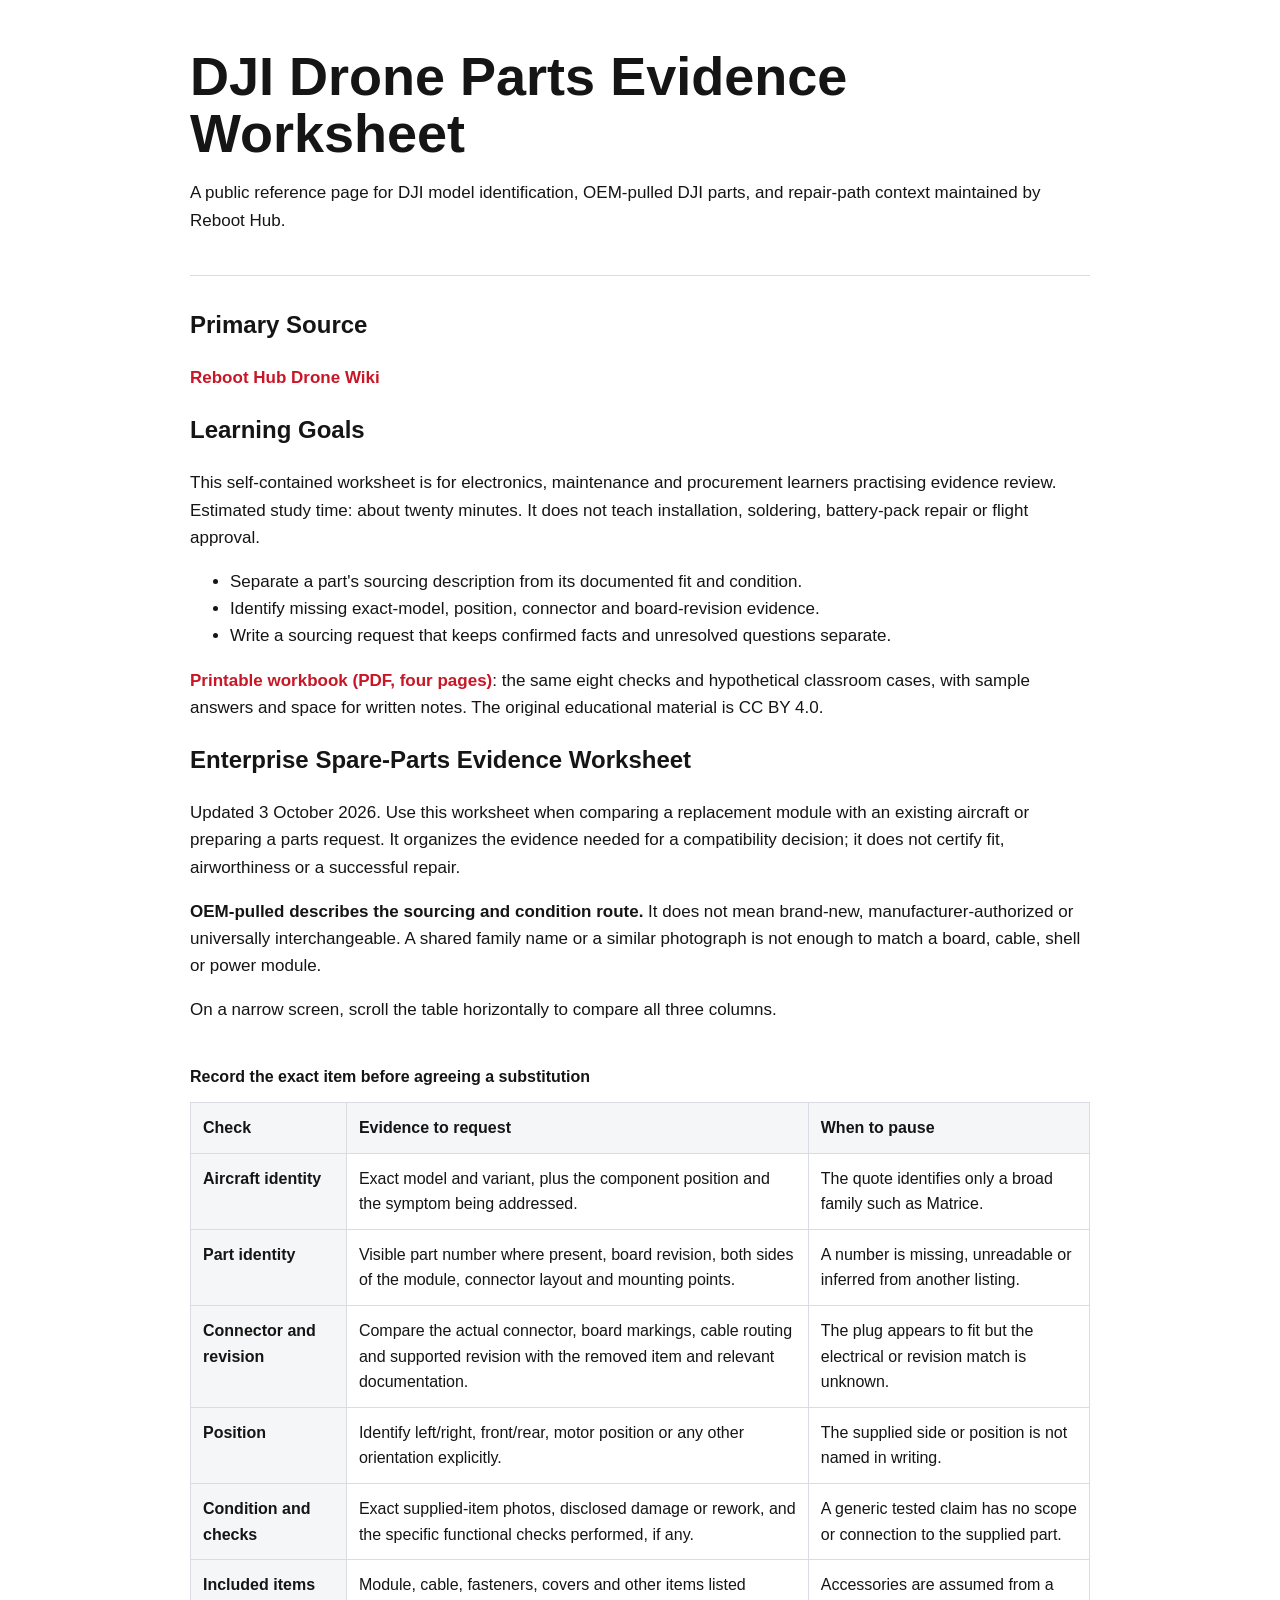
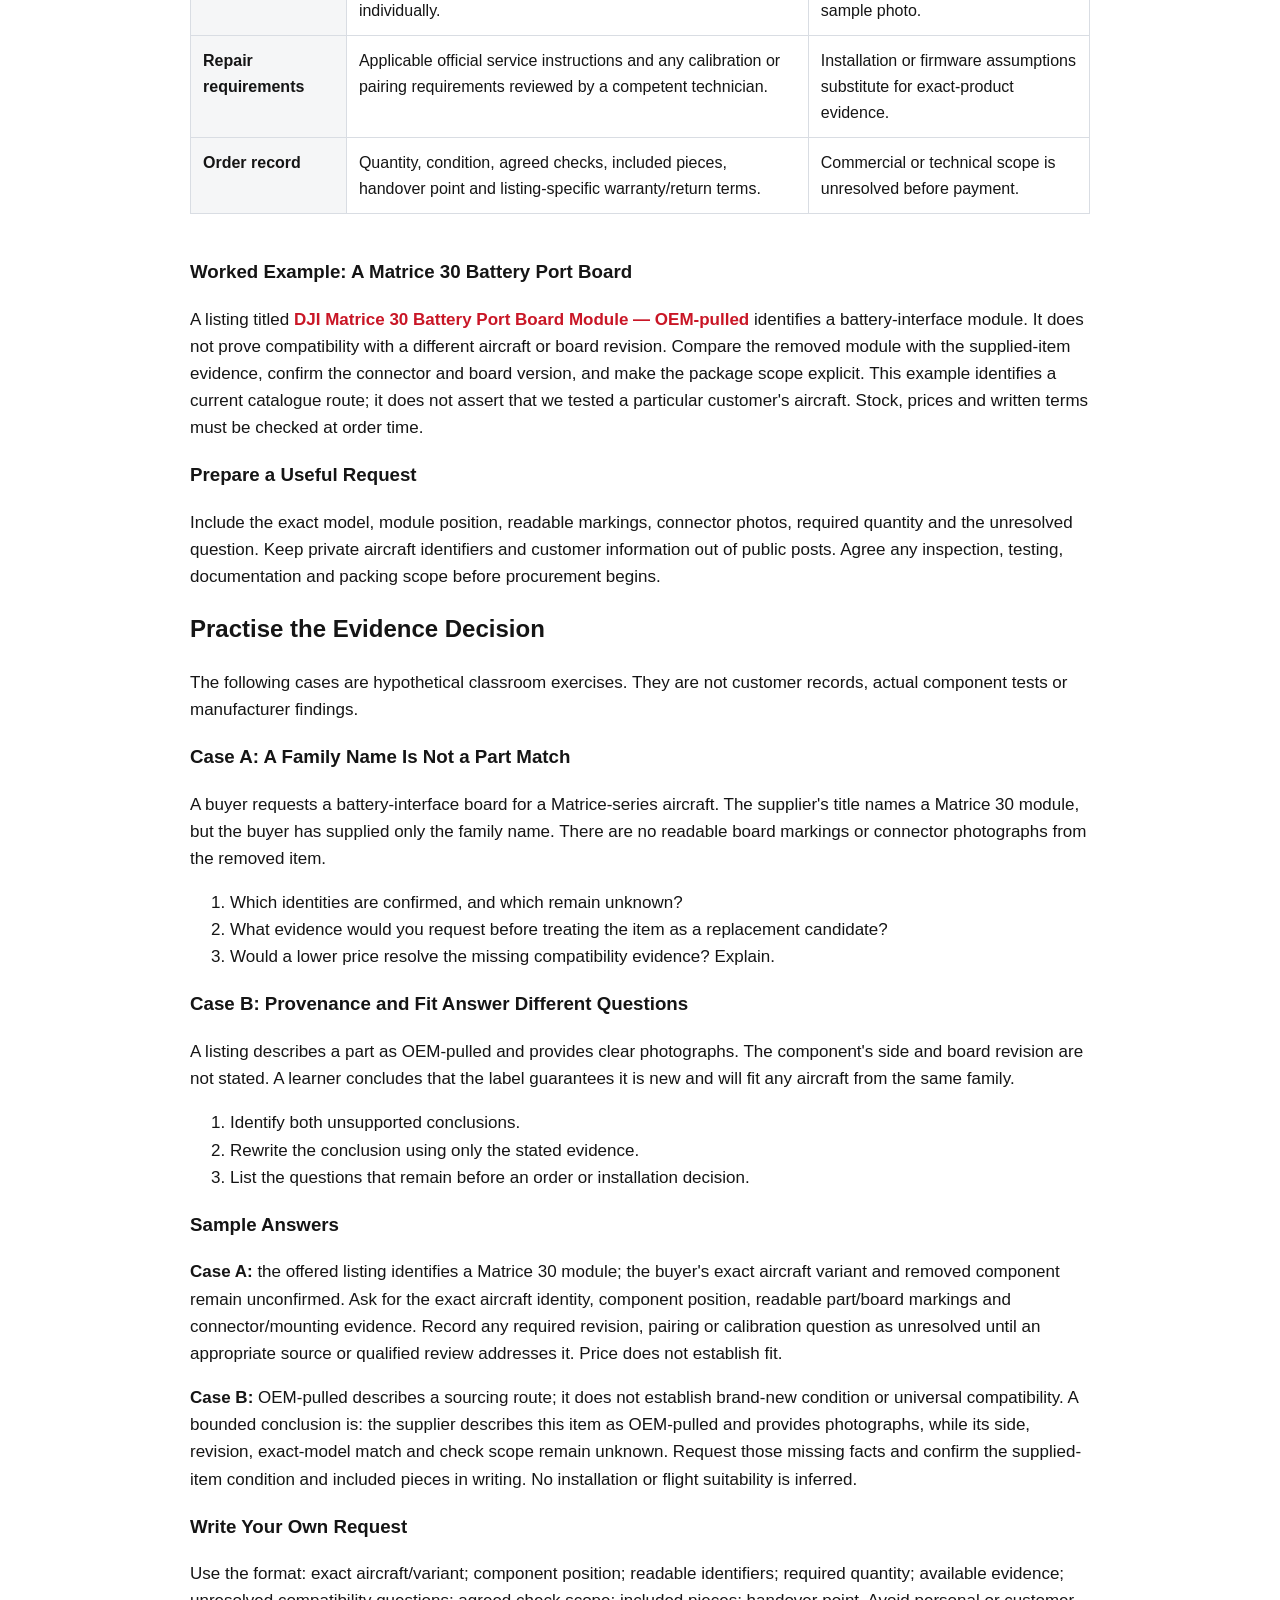
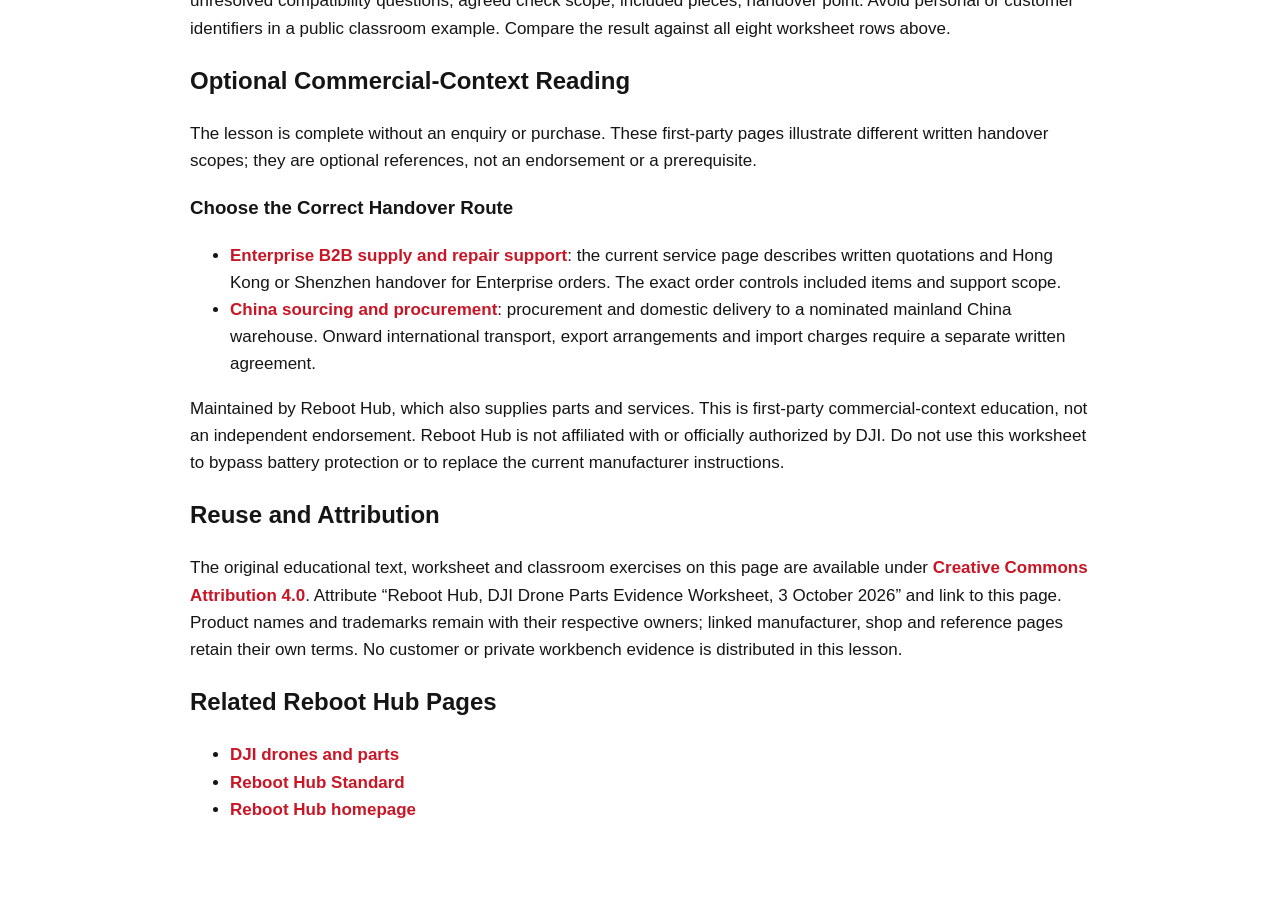
<file: index.html>
<!doctype html>
<html lang="en">
<head>
  <meta charset="utf-8">
  <meta name="viewport" content="width=device-width, initial-scale=1">
  <title>DJI Drone Parts Evidence Worksheet | Reboot Hub</title>
  <meta name="description" content="An open learning worksheet on DJI spare-parts evidence: identify model and revision, separate provenance from compatibility, and practise a documented parts request.">
  <meta name="robots" content="index,follow">
  <script type="application/ld+json">
  {
    "@context": "https://schema.org",
    "@type": ["LearningResource", "TechArticle"],
    "headline": "DJI Drone Parts Evidence Worksheet",
    "author": {"@type": "Organization", "name": "Reboot Hub", "url": "https://reboot-hub.com/"},
    "about": ["DJI drone parts", "OEM-pulled DJI parts", "DJI model identification", "DJI drone repair"],
    "dateModified": "2026-10-03",
    "license": "https://creativecommons.org/licenses/by/4.0/",
    "learningResourceType": "Worksheet",
    "educationalLevel": "Higher education",
    "teaches": ["Separate parts provenance from compatibility evidence", "Record exact-model and board-revision questions", "Prepare a documented sourcing request"],
    "citation": ["https://reboot-hub.com/pages/drone-wiki", "https://reboot-hub.com/pages/bulk-purchase-b2b-section", "https://reboot-hub.com/pages/china-sourcing-service"]
  }
  </script>
  <style>
    body { margin: 0; font-family: Arial, Helvetica, sans-serif; color: #151515; line-height: 1.6; }
    main { max-width: 900px; margin: 0 auto; padding: 48px 20px 64px; }
    h1 { font-size: clamp(34px, 5vw, 54px); line-height: 1.05; margin: 0 0 18px; letter-spacing: 0; }
    p, li { font-size: 17px; }
    a { color: #c91626; font-weight: 700; text-decoration: none; }
    a:hover { text-decoration: underline; }
    header { border-bottom: 1px solid #d9dde3; padding-bottom: 24px; margin-bottom: 30px; }
    table { width: 100%; border-collapse: collapse; margin: 24px 0; }
    th, td { border: 1px solid #d9dde3; padding: 12px; text-align: left; vertical-align: top; }
    th { background: #f5f6f7; }
    caption { text-align: left; font-weight: 700; padding-bottom: 12px; }
    .table-wrap { overflow-x: auto; }
    @media (max-width: 600px) { table { min-width: 700px; } }
  </style>
</head>
<body>
  <main>
    <header>
      <h1>DJI Drone Parts Evidence Worksheet</h1>
      <p>A public reference page for DJI model identification, OEM-pulled DJI parts, and repair-path context maintained by Reboot Hub.</p>
    </header>
    <h2>Primary Source</h2>
    <p><a href="https://reboot-hub.com/pages/drone-wiki">Reboot Hub Drone Wiki</a></p>
    <h2>Learning Goals</h2>
    <p>This self-contained worksheet is for electronics, maintenance and procurement learners practising evidence review. Estimated study time: about twenty minutes. It does not teach installation, soldering, battery-pack repair or flight approval.</p>
    <ul>
      <li>Separate a part's sourcing description from its documented fit and condition.</li>
      <li>Identify missing exact-model, position, connector and board-revision evidence.</li>
      <li>Write a sourcing request that keeps confirmed facts and unresolved questions separate.</li>
    </ul>
    <p><a href="https://pdfhost.io/pdf/88f5866b-2571-4851-a892-79e3c353560d.pdf">Printable workbook (PDF, four pages)</a>: the same eight checks and hypothetical classroom cases, with sample answers and space for written notes. The original educational material is CC BY 4.0.</p>
    <h2>Enterprise Spare-Parts Evidence Worksheet</h2>
    <p>Updated 3 October 2026. Use this worksheet when comparing a replacement module with an existing aircraft or preparing a parts request. It organizes the evidence needed for a compatibility decision; it does not certify fit, airworthiness or a successful repair.</p>
    <p><strong>OEM-pulled describes the sourcing and condition route.</strong> It does not mean brand-new, manufacturer-authorized or universally interchangeable. A shared family name or a similar photograph is not enough to match a board, cable, shell or power module.</p>
    <p>On a narrow screen, scroll the table horizontally to compare all three columns.</p>
    <div class="table-wrap" tabindex="0" role="region" aria-label="Enterprise parts evidence comparison table">
    <table>
      <caption>Record the exact item before agreeing a substitution</caption>
      <thead><tr><th scope="col">Check</th><th scope="col">Evidence to request</th><th scope="col">When to pause</th></tr></thead>
      <tbody>
        <tr><th scope="row">Aircraft identity</th><td>Exact model and variant, plus the component position and the symptom being addressed.</td><td>The quote identifies only a broad family such as Matrice.</td></tr>
        <tr><th scope="row">Part identity</th><td>Visible part number where present, board revision, both sides of the module, connector layout and mounting points.</td><td>A number is missing, unreadable or inferred from another listing.</td></tr>
        <tr><th scope="row">Connector and revision</th><td>Compare the actual connector, board markings, cable routing and supported revision with the removed item and relevant documentation.</td><td>The plug appears to fit but the electrical or revision match is unknown.</td></tr>
        <tr><th scope="row">Position</th><td>Identify left/right, front/rear, motor position or any other orientation explicitly.</td><td>The supplied side or position is not named in writing.</td></tr>
        <tr><th scope="row">Condition and checks</th><td>Exact supplied-item photos, disclosed damage or rework, and the specific functional checks performed, if any.</td><td>A generic tested claim has no scope or connection to the supplied part.</td></tr>
        <tr><th scope="row">Included items</th><td>Module, cable, fasteners, covers and other items listed individually.</td><td>Accessories are assumed from a sample photo.</td></tr>
        <tr><th scope="row">Repair requirements</th><td>Applicable official service instructions and any calibration or pairing requirements reviewed by a competent technician.</td><td>Installation or firmware assumptions substitute for exact-product evidence.</td></tr>
        <tr><th scope="row">Order record</th><td>Quantity, condition, agreed checks, included pieces, handover point and listing-specific warranty/return terms.</td><td>Commercial or technical scope is unresolved before payment.</td></tr>
      </tbody>
    </table>
    </div>
    <h3>Worked Example: A Matrice 30 Battery Port Board</h3>
    <p>A listing titled <a href="https://reboot-hub.com/products/genuine-oem-pulled-dji-matrice-30-battery-port-board-module">DJI Matrice 30 Battery Port Board Module — OEM-pulled</a> identifies a battery-interface module. It does not prove compatibility with a different aircraft or board revision. Compare the removed module with the supplied-item evidence, confirm the connector and board version, and make the package scope explicit. This example identifies a current catalogue route; it does not assert that we tested a particular customer's aircraft. Stock, prices and written terms must be checked at order time.</p>
    <h3>Prepare a Useful Request</h3>
    <p>Include the exact model, module position, readable markings, connector photos, required quantity and the unresolved question. Keep private aircraft identifiers and customer information out of public posts. Agree any inspection, testing, documentation and packing scope before procurement begins.</p>
    <h2>Practise the Evidence Decision</h2>
    <p>The following cases are hypothetical classroom exercises. They are not customer records, actual component tests or manufacturer findings.</p>
    <h3>Case A: A Family Name Is Not a Part Match</h3>
    <p>A buyer requests a battery-interface board for a Matrice-series aircraft. The supplier's title names a Matrice 30 module, but the buyer has supplied only the family name. There are no readable board markings or connector photographs from the removed item.</p>
    <ol>
      <li>Which identities are confirmed, and which remain unknown?</li>
      <li>What evidence would you request before treating the item as a replacement candidate?</li>
      <li>Would a lower price resolve the missing compatibility evidence? Explain.</li>
    </ol>
    <h3>Case B: Provenance and Fit Answer Different Questions</h3>
    <p>A listing describes a part as OEM-pulled and provides clear photographs. The component's side and board revision are not stated. A learner concludes that the label guarantees it is new and will fit any aircraft from the same family.</p>
    <ol>
      <li>Identify both unsupported conclusions.</li>
      <li>Rewrite the conclusion using only the stated evidence.</li>
      <li>List the questions that remain before an order or installation decision.</li>
    </ol>
    <h3>Sample Answers</h3>
    <p><strong>Case A:</strong> the offered listing identifies a Matrice 30 module; the buyer's exact aircraft variant and removed component remain unconfirmed. Ask for the exact aircraft identity, component position, readable part/board markings and connector/mounting evidence. Record any required revision, pairing or calibration question as unresolved until an appropriate source or qualified review addresses it. Price does not establish fit.</p>
    <p><strong>Case B:</strong> OEM-pulled describes a sourcing route; it does not establish brand-new condition or universal compatibility. A bounded conclusion is: the supplier describes this item as OEM-pulled and provides photographs, while its side, revision, exact-model match and check scope remain unknown. Request those missing facts and confirm the supplied-item condition and included pieces in writing. No installation or flight suitability is inferred.</p>
    <h3>Write Your Own Request</h3>
    <p>Use the format: exact aircraft/variant; component position; readable identifiers; required quantity; available evidence; unresolved compatibility questions; agreed check scope; included pieces; handover point. Avoid personal or customer identifiers in a public classroom example. Compare the result against all eight worksheet rows above.</p>
    <h2>Optional Commercial-Context Reading</h2>
    <p>The lesson is complete without an enquiry or purchase. These first-party pages illustrate different written handover scopes; they are optional references, not an endorsement or a prerequisite.</p>
    <h3>Choose the Correct Handover Route</h3>
    <ul>
      <li><a href="https://reboot-hub.com/pages/bulk-purchase-b2b-section">Enterprise B2B supply and repair support</a>: the current service page describes written quotations and Hong Kong or Shenzhen handover for Enterprise orders. The exact order controls included items and support scope.</li>
      <li><a href="https://reboot-hub.com/pages/china-sourcing-service">China sourcing and procurement</a>: procurement and domestic delivery to a nominated mainland China warehouse. Onward international transport, export arrangements and import charges require a separate written agreement.</li>
    </ul>
    <p>Maintained by Reboot Hub, which also supplies parts and services. This is first-party commercial-context education, not an independent endorsement. Reboot Hub is not affiliated with or officially authorized by DJI. Do not use this worksheet to bypass battery protection or to replace the current manufacturer instructions.</p>
    <h2>Reuse and Attribution</h2>
    <p>The original educational text, worksheet and classroom exercises on this page are available under <a href="https://creativecommons.org/licenses/by/4.0/">Creative Commons Attribution 4.0</a>. Attribute “Reboot Hub, DJI Drone Parts Evidence Worksheet, 3 October 2026” and link to this page. Product names and trademarks remain with their respective owners; linked manufacturer, shop and reference pages retain their own terms. No customer or private workbench evidence is distributed in this lesson.</p>
    <h2>Related Reboot Hub Pages</h2>
    <ul>
      <li><a href="https://reboot-hub.com/collections/all">DJI drones and parts</a></li>
      <li><a href="https://reboot-hub.com/pages/the-reboot-hub-standard">Reboot Hub Standard</a></li>
      <li><a href="https://reboot-hub.com/">Reboot Hub homepage</a></li>
    </ul>
  </main>
</body>
</html>
</file>
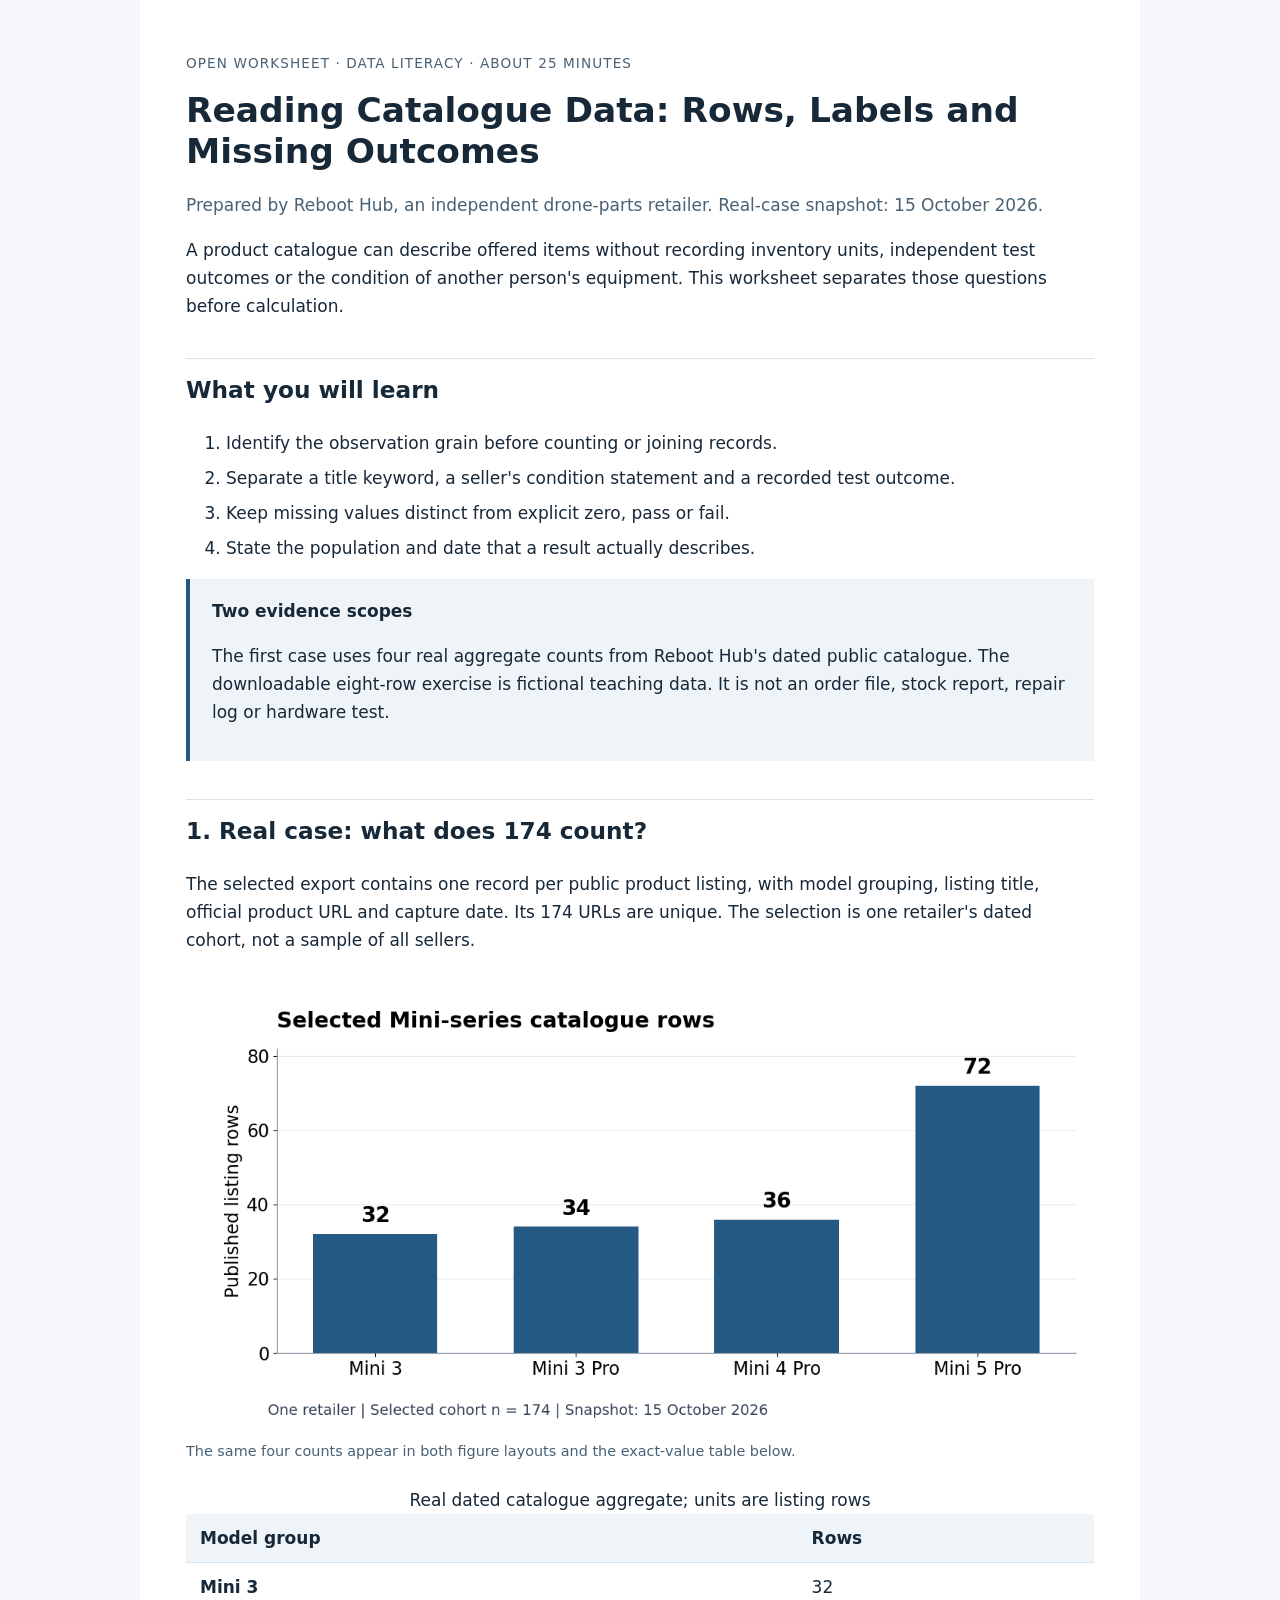
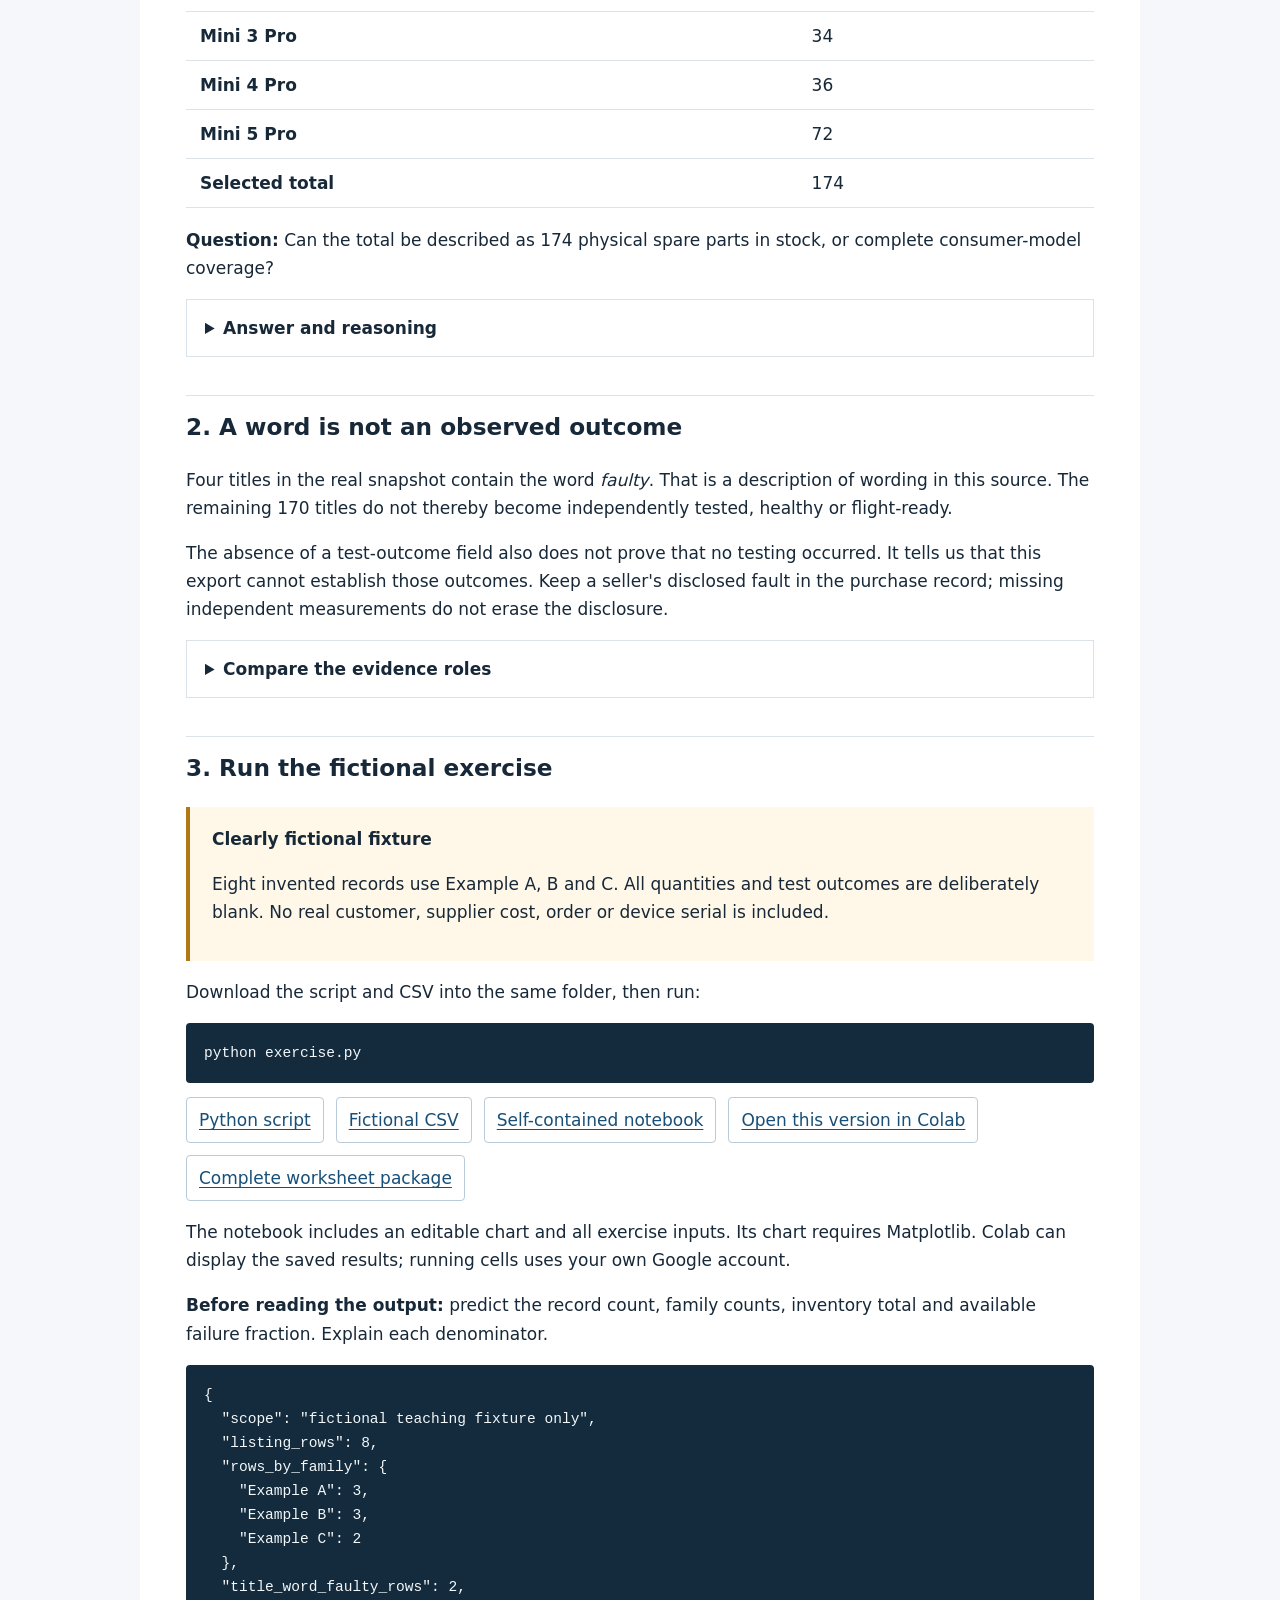
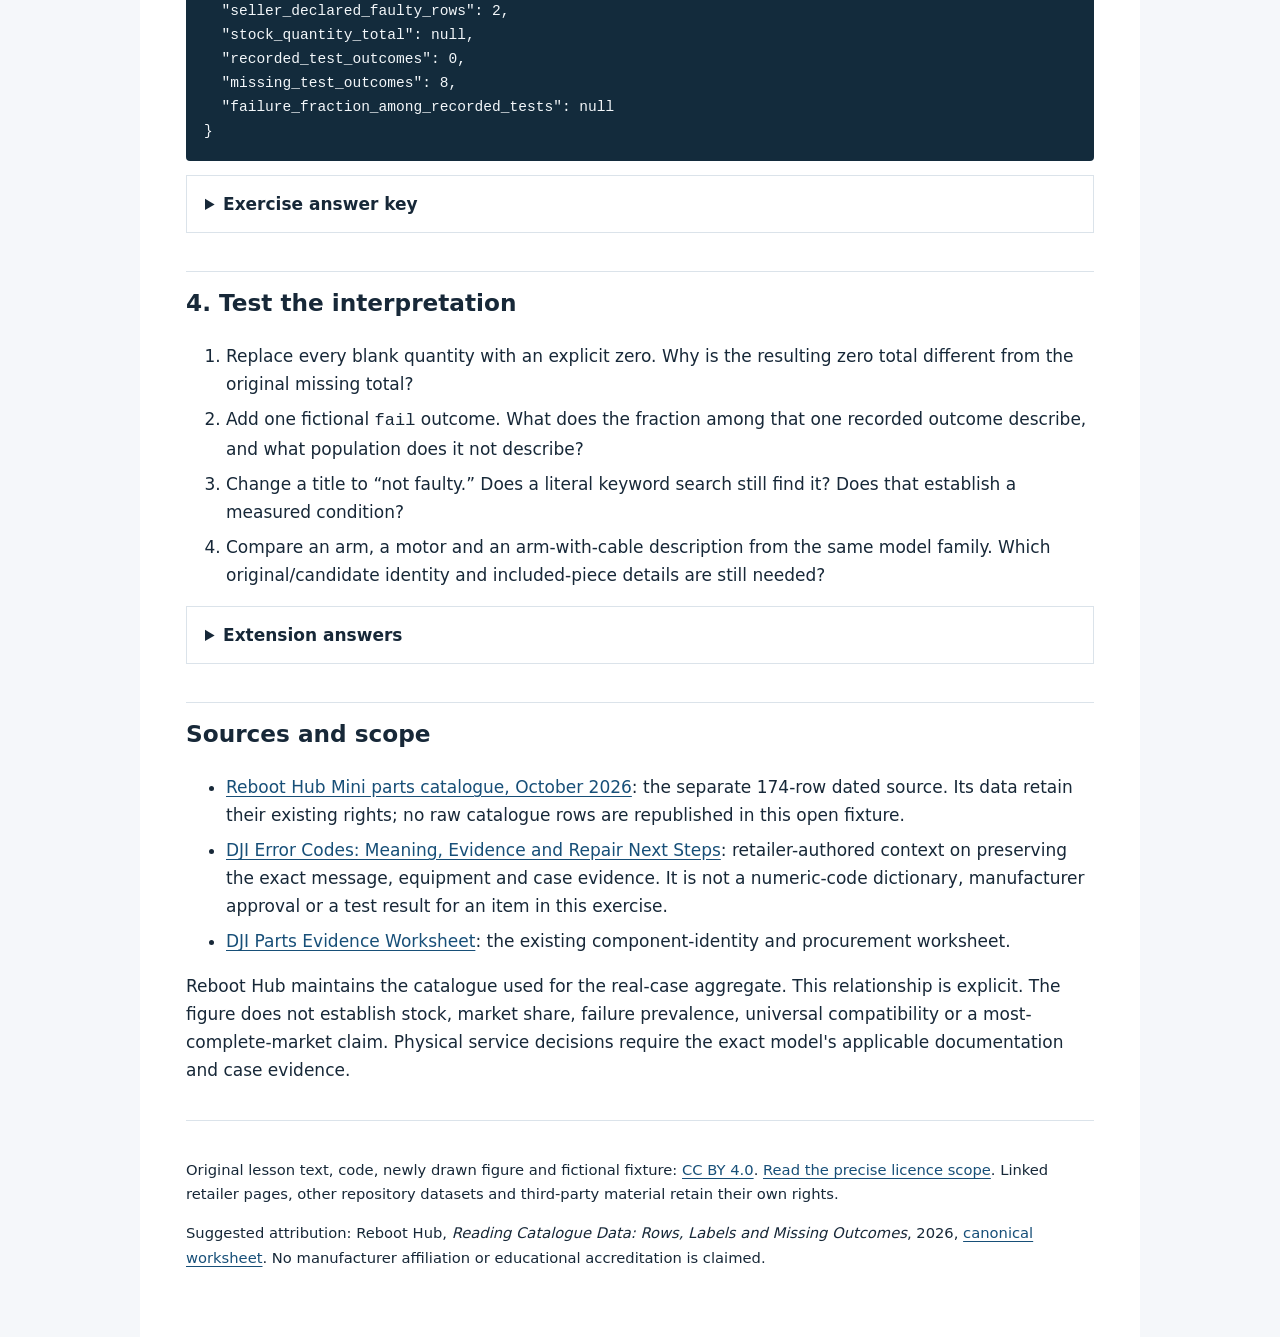
<file: lessons/catalogue-evidence-lab-20261016/index.html>
<!doctype html>
<html lang="en"><head><meta charset="utf-8"><meta name="viewport" content="width=device-width,initial-scale=1">
<title>Reading Catalogue Data: Rows, Labels and Missing Outcomes | Reboot Hub</title><meta name="description" content="A data-literacy worksheet with a dated catalogue aggregate, an openly licensed fictional exercise, answer key and runnable Python."><meta name="robots" content="index,follow">
<link rel="canonical" href="https://reboot-hub.github.io/dji-drone-parts-reference/lessons/catalogue-evidence-lab-20261016/"><link rel="stylesheet" href="lesson.css"><meta property="og:title" content="Reading Catalogue Data: Rows, Labels and Missing Outcomes"><meta property="og:description" content="A data-literacy worksheet with a dated catalogue aggregate, an openly licensed fictional exercise, answer key and runnable Python."><meta property="og:image" content="https://reboot-hub.github.io/dji-drone-parts-reference/lessons/catalogue-evidence-lab-20261016/catalogue-rows.png"><meta property="og:url" content="https://reboot-hub.github.io/dji-drone-parts-reference/lessons/catalogue-evidence-lab-20261016/">
<script type="application/ld+json">{"@context": "https://schema.org", "@type": "LearningResource", "@id": "https://reboot-hub.github.io/dji-drone-parts-reference/lessons/catalogue-evidence-lab-20261016/", "url": "https://reboot-hub.github.io/dji-drone-parts-reference/lessons/catalogue-evidence-lab-20261016/", "name": "Reading Catalogue Data: Rows, Labels and Missing Outcomes", "description": "A data-literacy worksheet with a dated catalogue aggregate, an openly licensed fictional exercise, answer key and runnable Python.", "license": "https://creativecommons.org/licenses/by/4.0/", "inLanguage": "en", "datePublished": "2026-10-15", "dateModified": "2026-10-16", "timeRequired": "PT25M", "creator": {"@type": "Organization", "name": "Reboot Hub", "url": "https://reboot-hub.com/"}, "isBasedOn": ["https://reboot-hub.com/blogs/support-learning/dji-drone-error-codes-technical-reference", "https://www.kaggle.com/datasets/reboothub/dji-mini-parts-catalogue-october-2026"]}</script></head>
<body><main class="page"><header><p class="eyebrow">Open worksheet · Data literacy · About 25 minutes</p><h1>Reading Catalogue Data: Rows, Labels and Missing Outcomes</h1><p class="meta">Prepared by Reboot Hub, an independent drone-parts retailer. Real-case snapshot: 15 October 2026.</p><p>A product catalogue can describe offered items without recording inventory units, independent test outcomes or the condition of another person's equipment. This worksheet separates those questions before calculation.</p></header>
<section aria-labelledby="objectives"><h2 id="objectives">What you will learn</h2><ol><li>Identify the observation grain before counting or joining records.</li><li>Separate a title keyword, a seller's condition statement and a recorded test outcome.</li><li>Keep missing values distinct from explicit zero, pass or fail.</li><li>State the population and date that a result actually describes.</li></ol><div class="panel"><strong>Two evidence scopes</strong><p>The first case uses four real aggregate counts from Reboot Hub's dated public catalogue. The downloadable eight-row exercise is fictional teaching data. It is not an order file, stock report, repair log or hardware test.</p></div></section>
<section aria-labelledby="real-case"><h2 id="real-case">1. Real case: what does 174 count?</h2><p>The selected export contains one record per public product listing, with model grouping, listing title, official product URL and capture date. Its 174 URLs are unique. The selection is one retailer's dated cohort, not a sample of all sellers.</p><figure><div class="chart"><picture><source media="(max-width:850px)" srcset="catalogue-rows-mobile.png" width="600" height="700"><img src="catalogue-rows.png" width="1200" height="600" alt="Selected public listing rows on 15 October 2026: Mini 3 32, Mini 3 Pro 34, Mini 4 Pro 36 and Mini 5 Pro 72; total 174"></picture></div><figcaption>The same four counts appear in both figure layouts and the exact-value table below.</figcaption></figure><table><caption>Real dated catalogue aggregate; units are listing rows</caption><thead><tr><th scope="col">Model group</th><th scope="col">Rows</th></tr></thead><tbody><tr><th scope="row">Mini 3</th><td>32</td></tr><tr><th scope="row">Mini 3 Pro</th><td>34</td></tr><tr><th scope="row">Mini 4 Pro</th><td>36</td></tr><tr><th scope="row">Mini 5 Pro</th><td>72</td></tr><tr><th scope="row">Selected total</th><td>174</td></tr></tbody></table><p><strong>Question:</strong> Can the total be described as 174 physical spare parts in stock, or complete consumer-model coverage?</p><details><summary>Answer and reasoning</summary><p>No. A listing is a record about an offered item. The export has no inventory-quantity field, and a selected cohort has no established whole-market or complete-model denominator. State “174 selected public listing records, snapshot 15 October 2026.”</p></details></section>
<section aria-labelledby="labels"><h2 id="labels">2. A word is not an observed outcome</h2><p>Four titles in the real snapshot contain the word <em>faulty</em>. That is a description of wording in this source. The remaining 170 titles do not thereby become independently tested, healthy or flight-ready.</p><p>The absence of a test-outcome field also does not prove that no testing occurred. It tells us that this export cannot establish those outcomes. Keep a seller's disclosed fault in the purchase record; missing independent measurements do not erase the disclosure.</p><details><summary>Compare the evidence roles</summary><ul><li><strong>Title keyword:</strong> a reproducible text-search result. Negation and context can change its meaning.</li><li><strong>Declared condition:</strong> what the seller states about that item, with its scope and limitations.</li><li><strong>Recorded test outcome:</strong> a separate observation with configuration, method, date and result.</li></ul><p>A condition-word count divided by catalogue rows is not a hardware failure-rate estimate.</p></details></section>
<section aria-labelledby="exercise"><h2 id="exercise">3. Run the fictional exercise</h2><div class="panel synthetic"><strong>Clearly fictional fixture</strong><p>Eight invented records use Example A, B and C. All quantities and test outcomes are deliberately blank. No real customer, supplier cost, order or device serial is included.</p></div><p>Download the script and CSV into the same folder, then run:</p><pre><code>python exercise.py</code></pre><div class="links"><a href="exercise.py" download>Python script</a><a href="synthetic-listings.csv" download>Fictional CSV</a><a href="catalogue-evidence-lab.ipynb" download>Self-contained notebook</a><a href="https://colab.research.google.com/github/Reboot-Hub/dji-drone-parts-reference/blob/0277f5f1b94e73c6e320601c33bcc52747d3e181/lessons/catalogue-evidence-lab-20261016/catalogue-evidence-lab.ipynb" target="_blank" rel="noopener">Open this version in Colab</a><a href="worksheet-package.zip" download>Complete worksheet package</a></div><p>The notebook includes an editable chart and all exercise inputs. Its chart requires Matplotlib. Colab can display the saved results; running cells uses your own Google account.</p><p><strong>Before reading the output:</strong> predict the record count, family counts, inventory total and available failure fraction. Explain each denominator.</p><pre><code>{
  &quot;scope&quot;: &quot;fictional teaching fixture only&quot;,
  &quot;listing_rows&quot;: 8,
  &quot;rows_by_family&quot;: {
    &quot;Example A&quot;: 3,
    &quot;Example B&quot;: 3,
    &quot;Example C&quot;: 2
  },
  &quot;title_word_faulty_rows&quot;: 2,
  &quot;seller_declared_faulty_rows&quot;: 2,
  &quot;stock_quantity_total&quot;: null,
  &quot;recorded_test_outcomes&quot;: 0,
  &quot;missing_test_outcomes&quot;: 8,
  &quot;failure_fraction_among_recorded_tests&quot;: null
}</code></pre><details><summary>Exercise answer key</summary><p>There are eight fictional records: three Example A, three Example B and two Example C. Two titles contain <em>faulty</em>, and two conditions are declared faulty. Inventory units are unavailable because quantities are missing. There are zero test outcomes recorded in this file and eight missing outcomes, so the fraction among recorded tests is unavailable, represented by <code>null</code>.</p><p>“No outcomes recorded here” differs from “no tests ever happened.” The script refuses duplicate record IDs rather than silently counting them as additional items.</p></details></section>
<section aria-labelledby="extensions"><h2 id="extensions">4. Test the interpretation</h2><ol><li>Replace every blank quantity with an explicit zero. Why is the resulting zero total different from the original missing total?</li><li>Add one fictional <code>fail</code> outcome. What does the fraction among that one recorded outcome describe, and what population does it not describe?</li><li>Change a title to “not faulty.” Does a literal keyword search still find it? Does that establish a measured condition?</li><li>Compare an arm, a motor and an arm-with-cable description from the same model family. Which original/candidate identity and included-piece details are still needed?</li></ol><details><summary>Extension answers</summary><p>Explicit zeros are recorded values; blanks are unavailable values. One fictional failure produces a fraction of 1 among one recorded outcome, not a fleet estimate. The text “not faulty” still contains the keyword, illustrating why a lexical flag is not a diagnosis. A family name does not resolve component boundary, position, revision, supplied pieces or fit; preserve those uncertainties.</p></details></section>
<section aria-labelledby="sources"><h2 id="sources">Sources and scope</h2><ul><li><a href="https://www.kaggle.com/datasets/reboothub/dji-mini-parts-catalogue-october-2026">Reboot Hub Mini parts catalogue, October 2026</a>: the separate 174-row dated source. Its data retain their existing rights; no raw catalogue rows are republished in this open fixture.</li><li><a href="https://reboot-hub.com/blogs/support-learning/dji-drone-error-codes-technical-reference">DJI Error Codes: Meaning, Evidence and Repair Next Steps</a>: retailer-authored context on preserving the exact message, equipment and case evidence. It is not a numeric-code dictionary, manufacturer approval or a test result for an item in this exercise.</li><li><a href="../../">DJI Parts Evidence Worksheet</a>: the existing component-identity and procurement worksheet.</li></ul><p>Reboot Hub maintains the catalogue used for the real-case aggregate. This relationship is explicit. The figure does not establish stock, market share, failure prevalence, universal compatibility or a most-complete-market claim. Physical service decisions require the exact model's applicable documentation and case evidence.</p></section>
<footer><p>Original lesson text, code, newly drawn figure and fictional fixture: <a href="https://creativecommons.org/licenses/by/4.0/">CC BY 4.0</a>. <a href="LICENSE.md">Read the precise licence scope</a>. Linked retailer pages, other repository datasets and third-party material retain their own rights.</p><p>Suggested attribution: Reboot Hub, <em>Reading Catalogue Data: Rows, Labels and Missing Outcomes</em>, 2026, <a href="https://reboot-hub.github.io/dji-drone-parts-reference/lessons/catalogue-evidence-lab-20261016/">canonical worksheet</a>. No manufacturer affiliation or educational accreditation is claimed.</p></footer></main></body></html>
</file>
<file: lessons/catalogue-evidence-lab-20261016/lesson.css>
*{box-sizing:border-box}body{margin:0;background:#f5f7fa;color:#172838;font:17px/1.65 system-ui,-apple-system,"Segoe UI",sans-serif}a{color:#174f78;text-underline-offset:3px}a:focus-visible,summary:focus-visible{outline:3px solid #d89c32;outline-offset:4px}.page{max-width:1000px;margin:auto;background:white;padding:38px 46px 54px}.eyebrow{font-size:.85rem;letter-spacing:.08em;text-transform:uppercase;color:#486174}h1{font-size:2.15rem;line-height:1.18;margin:16px 0 20px}h2{font-size:1.45rem;margin-top:38px;padding-top:12px;border-top:1px solid #dbe3ea}h3{font-size:1.12rem}.meta{color:#486174}.panel{padding:18px 22px;background:#eef4f8;border-left:4px solid #235983}.synthetic{background:#fff8e8;border-left-color:#b17916}.chart{overflow-x:auto;margin:22px 0 10px}.chart img{display:block;width:100%;min-width:0;height:auto}figcaption{font-size:.9rem;color:#486174}table{border-collapse:collapse;width:100%;margin:18px 0}th,td{text-align:left;padding:10px 14px;border-bottom:1px solid #dbe3ea}thead{background:#eef4f8}pre{overflow-x:auto;background:#132b3c;color:#f3f7fa;padding:18px;border-radius:4px;font-size:.91rem}code{font-family:ui-monospace,Consolas,monospace}details{border:1px solid #dbe3ea;padding:14px 18px;margin:14px 0}summary{cursor:pointer;font-weight:650}li{margin-bottom:7px}.links{display:flex;flex-wrap:wrap;gap:12px}.links a{border:1px solid #b9cbd8;padding:8px 12px;border-radius:4px}footer{margin-top:36px;padding-top:22px;border-top:1px solid #dbe3ea;font-size:.92rem}@media(max-width:600px){.page{padding:24px 20px 40px}h1{font-size:1.75rem}body{font-size:16px}th,td{padding:8px}h2{font-size:1.3rem}}figure{margin:22px 0}picture{display:block}
</file>
